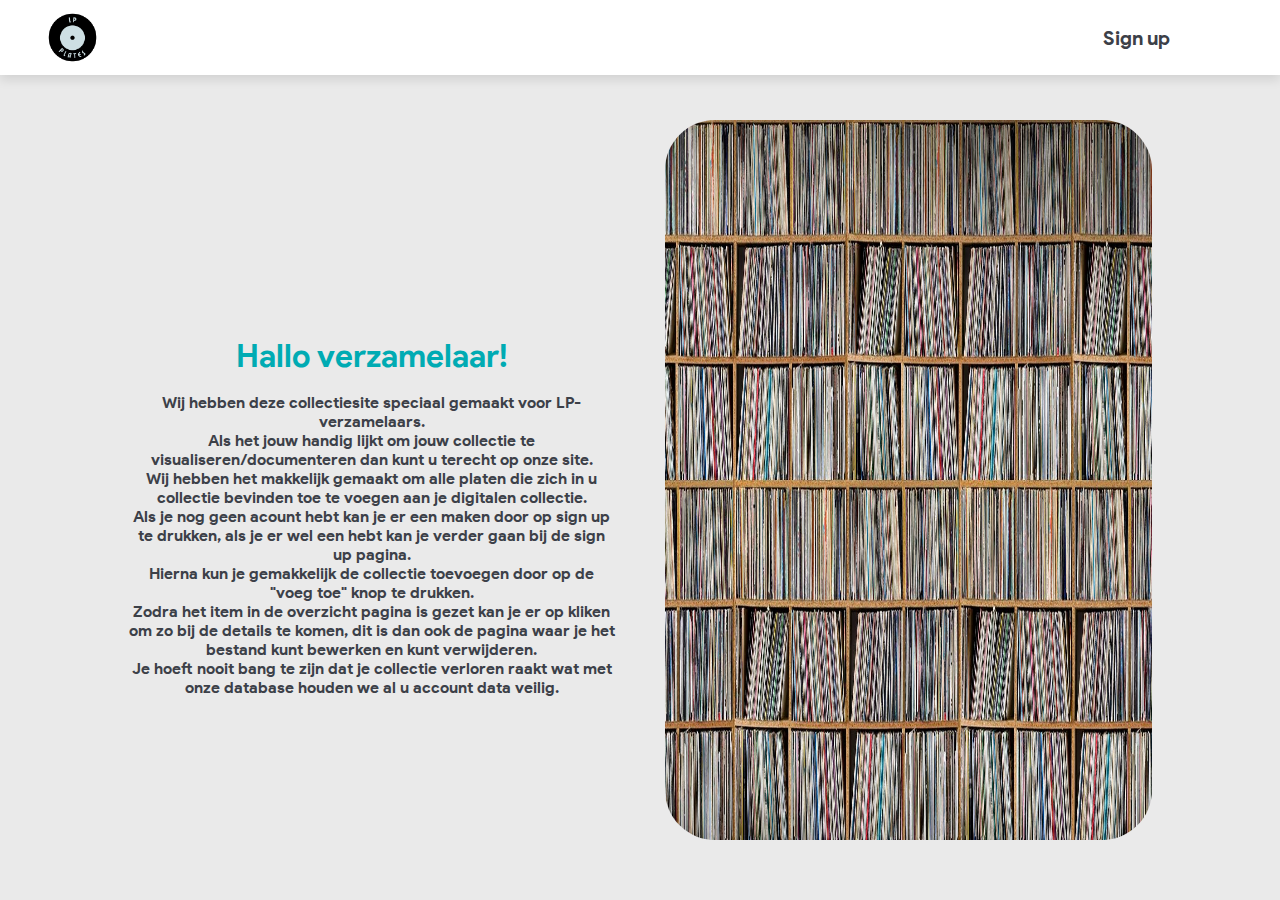
<file: index.html>
<!DOCTYPE html>
                <html lang="en">
                <head>
                    <meta charset="UTF-8">
                    <meta http-equiv="X-UA-Compatible" content="IE=edge">
                    <meta name="viewport" content="width=device-width, initial-scale=1.0">
                    <link rel="stylesheet" href="./assets/css/navBar.css">
                    <link rel="stylesheet" href="./assets/css/style.css">
                    <title>Beroeps | Verzamelaar</title>
                </head>
                <body>
                    <header>
                        <a href="#" class="logo"><img src="./assets/img/lp_logo.png" alt=""></a>

                        <nav class="navbar">
                        <ul>
                            <li><a href="assets/php/register.php">Sign up</a></li>
                        </ul>
                        </nav>
                    </header>
                    <div class="parent">
                        <div class="div1"> 
                            <div class="container">
                            <h1>Hallo verzamelaar!</h1><br>
                            <p>
                                Wij hebben deze collectiesite speciaal gemaakt voor LP-verzamelaars.<br>
                                Als het jouw handig lijkt om jouw collectie te visualiseren/documenteren dan kunt u terecht op onze site.<br>
                                Wij hebben het makkelijk gemaakt om alle platen die zich in u collectie bevinden toe te voegen aan je digitalen collectie.<br>
                                Als je nog geen acount hebt kan je er een maken door op sign up te drukken, als je er wel een hebt kan je verder gaan bij de sign up pagina.<br>
                                Hierna kun je gemakkelijk de collectie toevoegen door op de "voeg toe" knop te drukken.<br> 
                                Zodra het item in de overzicht pagina is gezet kan je er op kliken om zo bij de details te komen, dit is dan ook de pagina waar je het bestand kunt bewerken en kunt verwijderen.<br>
                                Je hoeft nooit bang te zijn dat je collectie verloren raakt wat met onze database houden we al u account data veilig.

                            </p>
                            </div>
                        </div>
                        <div class="div2">
                            <img src="./assets/img/records.jpg">
                        </div>
                    </div>
                </body>
                </html>
</file>
<file: assets/css/navBar.css>
@font-face {
    font-family: product;
    src: url(../fonts/Product.ttf);
}

@font-face {
    font-family: productBold;
    src: url(../fonts/ProductBold.ttf);
}
* {
    margin: 0;
    padding: 0;
    box-sizing: border-box;
    text-decoration: none;
}

body {
    min-height: 100vh;
    background-color: #EAEAEA;
}

header {
    font-family: ProductBold;
    position: fixed;
    top: 0;
    left: 0;
    right: 0;
    background: #fff;
    box-shadow: 0 5px 10px rgba(0, 0, 0, .1);
    padding: 0px 7%;
    display: flex;
    align-items: center;
    justify-content: space-between;
    z-index: 1000;
}

header .logo {
    position: relative;
    height: 75px;
    margin-left: -5%;
}

header .logo img {
    position: relative;
    height: 100%;
}

header .navbar ul {
    list-style: none;
    background: #fff;
}

header .navbar ul li {
    position: relative;
    float: left;
    background: #fff;
}

header .navbar ul li a {
    font-size: 20px;
    padding: 20px;
    color: #333;
    display: block;
    background: #fff;
    color: #3C4048;
}
 
header .navbar ul li a:after {
    content: "";
    position: absolute;
    background-color: #00ABB3;
    height: 3px;
    width: 0%;
    left: 0;
    bottom: 5px;
    transition: 0.3s;
    border-radius: 2px;
}

header .navbar ul li a:hover:after {
    width: 100%;
}
</file>
<file: assets/css/style.css>
@font-face {
  font-family: product;
  src: url(../fonts/Product.ttf);
}

@font-face {
  font-family: productBold;
  src: url(../fonts/ProductBold.ttf);
}

html, body{
    background-color: #EAEAEA;
}

.parent {
  position: relative;
  display: grid;
  grid-template-columns: repeat(2, 1fr);
  grid-template-rows: 1fr;
  grid-column-gap: 50px;
  grid-row-gap: 50px;
  top: 120px;
  width: 80vw;
  height: 80vh;
  left: 10vw;
}

.div1 {
  grid-area: 1 / 1 / 2 / 2;
  text-align: center;
}

.container{
    position: relative;
    top: 30%;
    text-align: center;
}

.div1 h1{
    font-family: productBold;
    color: #00ABB3;
}


.div1 p{
    font-family: productBold;
    color: #3C4048;
}

.div2 {
  grid-area: 1 / 2 / 2 / 3;
  width: 100%;
}

.div2 img{
    position: relative;
    width: 100%;
    height: 100%;
    border-radius: 50px;
  }

  .buttons button{
    background-color: #00ABB3;
    border-radius: 5px;
    height: 50px;
    width: 100px;
    border: none;
    font-family: productBold;
  }

  .buttons button  a{
    text-decoration: none;
    color: #3C4048;
  }
</file>
